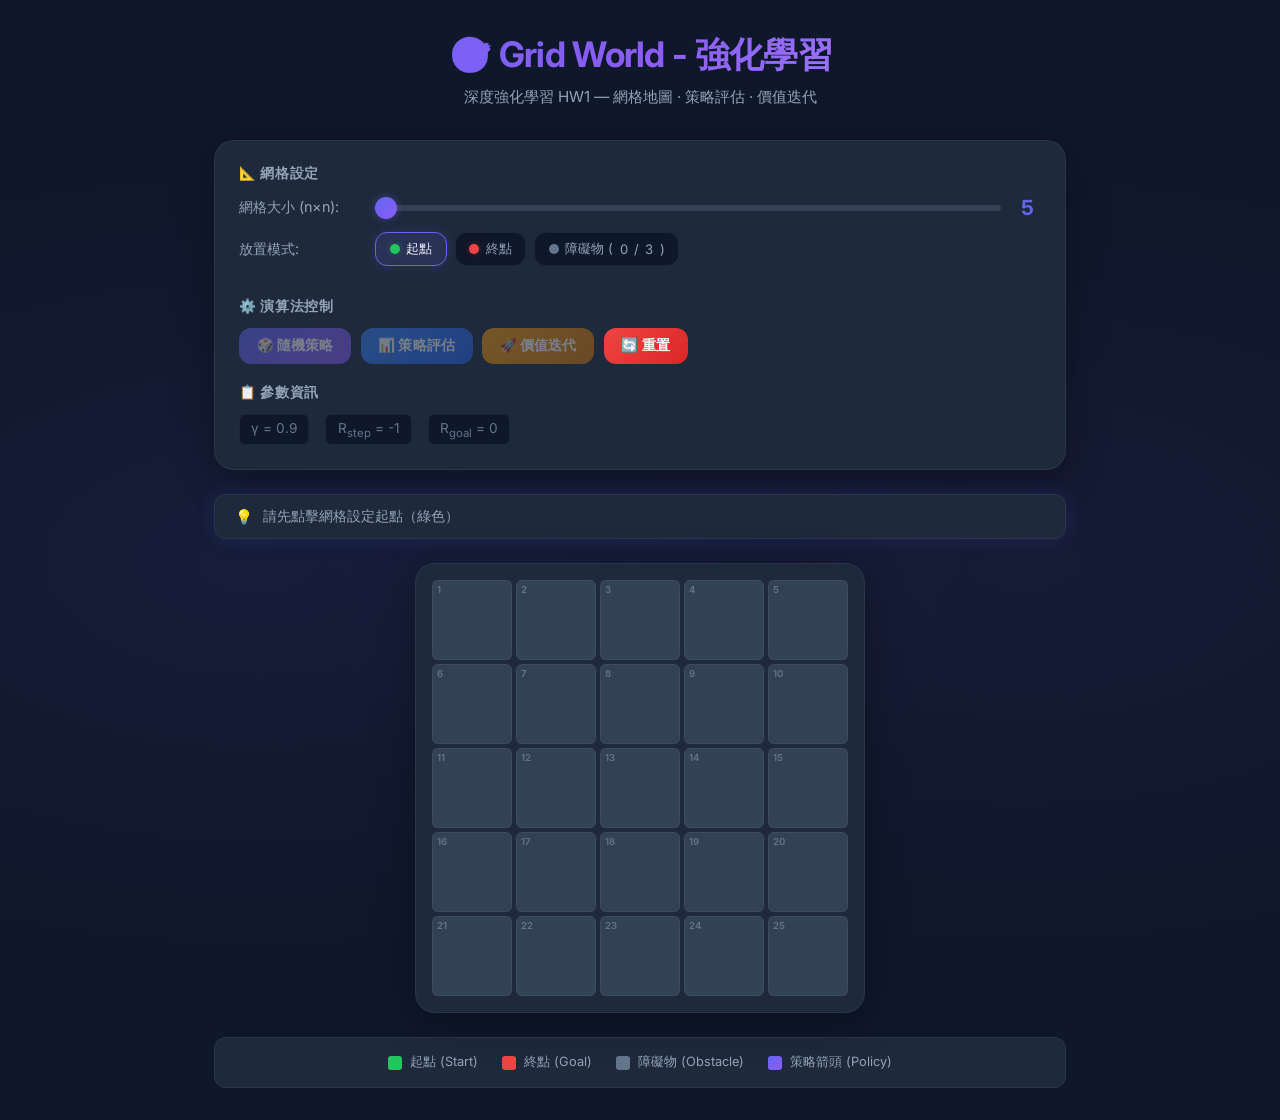
<file: index.html>
<!DOCTYPE html>
<html lang="zh-TW">
<head>
    <meta charset="UTF-8">
    <meta name="viewport" content="width=device-width, initial-scale=1.0">
    <link rel="stylesheet" href="static/css/style.css">
    <link href="https://fonts.googleapis.com/css2?family=Inter:wght@300;400;500;600;700&display=swap" rel="stylesheet">
</head>
<body>
    <div class="app-container">
        <!-- Header -->
        <header class="app-header">
            <h1>🎯 Grid World - 強化學習</h1>
            <p class="subtitle">深度強化學習 HW1 — 網格地圖 · 策略評估 · 價值迭代</p>
        </header>

        <!-- Control Panel -->
        <div class="control-panel">
            <div class="control-section">
                <h3>📐 網格設定</h3>
                <div class="control-row">
                    <label for="grid-size">網格大小 (n×n):</label>
                    <div class="slider-group">
                        <input type="range" id="grid-size" min="5" max="9" value="5" class="slider">
                        <span id="grid-size-label" class="slider-value">5</span>
                    </div>
                </div>
                <div class="control-row">
                    <label>放置模式:</label>
                    <div class="mode-buttons">
                        <button id="mode-start" class="mode-btn active" data-mode="start">
                            <span class="dot green-dot"></span> 起點
                        </button>
                        <button id="mode-end" class="mode-btn" data-mode="end">
                            <span class="dot red-dot"></span> 終點
                        </button>
                        <button id="mode-obstacle" class="mode-btn" data-mode="obstacle">
                            <span class="dot grey-dot"></span> 障礙物 (<span id="obstacle-count">0</span>/<span id="obstacle-max">3</span>)
                        </button>
                    </div>
                </div>
            </div>

            <div class="control-section">
                <h3>⚙️ 演算法控制</h3>
                <div class="action-buttons">
                    <button id="btn-random-policy" class="action-btn btn-primary" disabled>
                        🎲 隨機策略
                    </button>
                    <button id="btn-policy-eval" class="action-btn btn-secondary" disabled>
                        📊 策略評估
                    </button>
                    <button id="btn-value-iteration" class="action-btn btn-accent" disabled>
                        🚀 價值迭代
                    </button>
                    <button id="btn-reset" class="action-btn btn-danger">
                        🔄 重置
                    </button>
                </div>
            </div>

            <div class="control-section">
                <h3>📋 參數資訊</h3>
                <div class="param-info">
                    <span class="param">γ = 0.9</span>
                    <span class="param">R<sub>step</sub> = -1</span>
                    <span class="param">R<sub>goal</sub> = 0</span>
                    <span id="iteration-info" class="param iteration-info" style="display:none;">迭代次數: <span id="iter-count">0</span></span>
                </div>
            </div>
        </div>

        <!-- Status Bar -->
        <div id="status-bar" class="status-bar">
            <span id="status-icon">💡</span>
            <span id="status-text">請先點擊網格設定起點（綠色）</span>
        </div>

        <!-- Grid Container -->
        <div class="grid-wrapper">
            <div id="grid-container" class="grid-container"></div>
        </div>

        <!-- Legend -->
        <div class="legend">
            <div class="legend-item"><span class="legend-color" style="background:#22c55e;"></span> 起點 (Start)</div>
            <div class="legend-item"><span class="legend-color" style="background:#ef4444;"></span> 終點 (Goal)</div>
            <div class="legend-item"><span class="legend-color" style="background:#64748b;"></span> 障礙物 (Obstacle)</div>
            <div class="legend-item"><span class="legend-color" style="background:linear-gradient(135deg,#6366f1,#8b5cf6);"></span> 策略箭頭 (Policy)</div>
        </div>
    </div>

    <script src="static/js/app.js"></script>
</body>
</html>
</file>
<file: static/css/style.css>
/* ===== CSS Reset & Base ===== */
*, *::before, *::after {
    margin: 0;
    padding: 0;
    box-sizing: border-box;
}

:root {
    --bg-primary: #0f172a;
    --bg-secondary: #1e293b;
    --bg-card: #1e293b;
    --bg-cell: #334155;
    --bg-cell-hover: #475569;
    --text-primary: #f1f5f9;
    --text-secondary: #94a3b8;
    --text-muted: #64748b;
    --accent-green: #22c55e;
    --accent-green-glow: rgba(34, 197, 94, 0.3);
    --accent-red: #ef4444;
    --accent-red-glow: rgba(239, 68, 68, 0.3);
    --accent-blue: #3b82f6;
    --accent-purple: #8b5cf6;
    --accent-indigo: #6366f1;
    --accent-orange: #f59e0b;
    --obstacle-color: #64748b;
    --border-color: rgba(148, 163, 184, 0.1);
    --shadow-lg: 0 10px 40px rgba(0, 0, 0, 0.3);
    --shadow-glow: 0 0 20px rgba(99, 102, 241, 0.15);
    --radius-sm: 6px;
    --radius-md: 12px;
    --radius-lg: 16px;
    --radius-xl: 20px;
    --transition: all 0.3s cubic-bezier(0.4, 0, 0.2, 1);
}

body {
    font-family: 'Inter', -apple-system, BlinkMacSystemFont, sans-serif;
    background: var(--bg-primary);
    color: var(--text-primary);
    min-height: 100vh;
    overflow-x: hidden;
    background-image:
        radial-gradient(ellipse at 20% 50%, rgba(99, 102, 241, 0.08) 0%, transparent 50%),
        radial-gradient(ellipse at 80% 50%, rgba(139, 92, 246, 0.06) 0%, transparent 50%);
}

/* ===== App Container ===== */
.app-container {
    max-width: 900px;
    margin: 0 auto;
    padding: 2rem 1.5rem;
}

/* ===== Header ===== */
.app-header {
    text-align: center;
    margin-bottom: 2rem;
}

.app-header h1 {
    font-size: 2.2rem;
    font-weight: 700;
    background: linear-gradient(135deg, #6366f1, #8b5cf6, #a78bfa);
    -webkit-background-clip: text;
    -webkit-text-fill-color: transparent;
    background-clip: text;
    margin-bottom: 0.5rem;
    letter-spacing: -0.02em;
}

.subtitle {
    color: var(--text-secondary);
    font-size: 0.95rem;
    font-weight: 400;
}

/* ===== Control Panel ===== */
.control-panel {
    background: var(--bg-card);
    border: 1px solid var(--border-color);
    border-radius: var(--radius-xl);
    padding: 1.5rem;
    margin-bottom: 1.5rem;
    box-shadow: var(--shadow-lg);
    display: flex;
    flex-direction: column;
    gap: 1.25rem;
}

.control-section h3 {
    font-size: 0.85rem;
    font-weight: 600;
    color: var(--text-secondary);
    text-transform: uppercase;
    letter-spacing: 0.05em;
    margin-bottom: 0.75rem;
}

.control-row {
    display: flex;
    align-items: center;
    gap: 1rem;
    margin-bottom: 0.75rem;
}

.control-row label {
    font-size: 0.9rem;
    color: var(--text-secondary);
    min-width: 120px;
    white-space: nowrap;
}

/* ===== Slider ===== */
.slider-group {
    display: flex;
    align-items: center;
    gap: 0.75rem;
    flex: 1;
}

.slider {
    -webkit-appearance: none;
    appearance: none;
    width: 100%;
    height: 6px;
    border-radius: 3px;
    background: var(--bg-cell);
    outline: none;
    cursor: pointer;
}

.slider::-webkit-slider-thumb {
    -webkit-appearance: none;
    appearance: none;
    width: 22px;
    height: 22px;
    border-radius: 50%;
    background: linear-gradient(135deg, var(--accent-indigo), var(--accent-purple));
    cursor: pointer;
    box-shadow: 0 0 10px rgba(99, 102, 241, 0.4);
    transition: var(--transition);
}

.slider::-webkit-slider-thumb:hover {
    transform: scale(1.15);
    box-shadow: 0 0 16px rgba(99, 102, 241, 0.6);
}

.slider-value {
    font-size: 1.3rem;
    font-weight: 700;
    color: var(--accent-indigo);
    min-width: 28px;
    text-align: center;
}

/* ===== Mode Buttons ===== */
.mode-buttons {
    display: flex;
    gap: 0.5rem;
    flex-wrap: wrap;
}

.mode-btn {
    display: flex;
    align-items: center;
    gap: 0.4rem;
    padding: 0.45rem 0.85rem;
    border: 1px solid var(--border-color);
    border-radius: var(--radius-md);
    background: var(--bg-primary);
    color: var(--text-secondary);
    font-size: 0.82rem;
    font-family: inherit;
    cursor: pointer;
    transition: var(--transition);
}

.mode-btn:hover {
    border-color: var(--accent-indigo);
    color: var(--text-primary);
}

.mode-btn.active {
    border-color: var(--accent-indigo);
    background: rgba(99, 102, 241, 0.15);
    color: var(--text-primary);
    box-shadow: 0 0 12px rgba(99, 102, 241, 0.2);
}

.dot {
    width: 10px;
    height: 10px;
    border-radius: 50%;
    display: inline-block;
}

.green-dot { background: var(--accent-green); box-shadow: 0 0 6px var(--accent-green-glow); }
.red-dot { background: var(--accent-red); box-shadow: 0 0 6px var(--accent-red-glow); }
.grey-dot { background: var(--obstacle-color); }

/* ===== Action Buttons ===== */
.action-buttons {
    display: flex;
    gap: 0.6rem;
    flex-wrap: wrap;
}

.action-btn {
    padding: 0.55rem 1.1rem;
    border: none;
    border-radius: var(--radius-md);
    font-size: 0.85rem;
    font-weight: 600;
    font-family: inherit;
    cursor: pointer;
    transition: var(--transition);
    letter-spacing: 0.01em;
}

.action-btn:disabled {
    opacity: 0.4;
    cursor: not-allowed;
    transform: none !important;
}

.action-btn:not(:disabled):hover {
    transform: translateY(-2px);
    box-shadow: 0 6px 20px rgba(0, 0, 0, 0.3);
}

.action-btn:not(:disabled):active {
    transform: translateY(0);
}

.btn-primary {
    background: linear-gradient(135deg, var(--accent-indigo), var(--accent-purple));
    color: white;
}

.btn-secondary {
    background: linear-gradient(135deg, var(--accent-blue), #2563eb);
    color: white;
}

.btn-accent {
    background: linear-gradient(135deg, var(--accent-orange), #d97706);
    color: white;
}

.btn-danger {
    background: linear-gradient(135deg, #ef4444, #dc2626);
    color: white;
}

/* ===== Param Info ===== */
.param-info {
    display: flex;
    gap: 1rem;
    flex-wrap: wrap;
}

.param {
    font-size: 0.85rem;
    color: var(--text-muted);
    background: var(--bg-primary);
    padding: 0.3rem 0.7rem;
    border-radius: var(--radius-sm);
    border: 1px solid var(--border-color);
}

.iteration-info {
    color: var(--accent-orange) !important;
    border-color: rgba(245, 158, 11, 0.3) !important;
    font-weight: 600;
}

/* ===== Status Bar ===== */
.status-bar {
    background: var(--bg-card);
    border: 1px solid var(--border-color);
    border-radius: var(--radius-md);
    padding: 0.75rem 1.25rem;
    margin-bottom: 1.5rem;
    display: flex;
    align-items: center;
    gap: 0.6rem;
    font-size: 0.9rem;
    color: var(--text-secondary);
    box-shadow: var(--shadow-glow);
    transition: var(--transition);
}

.status-bar.success {
    border-color: rgba(34, 197, 94, 0.3);
    background: rgba(34, 197, 94, 0.08);
}

.status-bar.warning {
    border-color: rgba(245, 158, 11, 0.3);
    background: rgba(245, 158, 11, 0.08);
}

/* ===== Grid ===== */
.grid-wrapper {
    display: flex;
    justify-content: center;
    margin-bottom: 1.5rem;
}

.grid-container {
    display: inline-grid;
    gap: 4px;
    padding: 16px;
    background: var(--bg-card);
    border: 1px solid var(--border-color);
    border-radius: var(--radius-xl);
    box-shadow: var(--shadow-lg);
}

.grid-cell {
    width: 80px;
    height: 80px;
    background: var(--bg-cell);
    border: 1px solid var(--border-color);
    border-radius: var(--radius-sm);
    display: flex;
    flex-direction: column;
    align-items: center;
    justify-content: center;
    cursor: pointer;
    transition: var(--transition);
    position: relative;
    user-select: none;
}

.grid-cell:hover {
    background: var(--bg-cell-hover);
    transform: scale(1.04);
    z-index: 1;
}

.grid-cell.start {
    background: linear-gradient(135deg, #16a34a, #22c55e);
    border-color: var(--accent-green);
    box-shadow: 0 0 16px var(--accent-green-glow), inset 0 0 20px rgba(255,255,255,0.1);
}

.grid-cell.end {
    background: linear-gradient(135deg, #dc2626, #ef4444);
    border-color: var(--accent-red);
    box-shadow: 0 0 16px var(--accent-red-glow), inset 0 0 20px rgba(255,255,255,0.1);
}

.grid-cell.obstacle {
    background: linear-gradient(135deg, #475569, #64748b);
    border-color: var(--obstacle-color);
    cursor: not-allowed;
}

.grid-cell.obstacle::after {
    content: '✕';
    font-size: 1.4rem;
    color: rgba(255,255,255,0.5);
    font-weight: 700;
}

/* ===== Cell Content ===== */
.cell-number {
    position: absolute;
    top: 4px;
    left: 4px;
    font-size: 0.6rem;
    font-weight: 600;
    color: var(--text-muted);
    line-height: 1;
    z-index: 2;
}

.cell-arrow {
    font-size: 1.6rem;
    line-height: 1;
    color: rgba(255, 255, 255, 0.9);
    text-shadow: 0 0 8px rgba(99, 102, 241, 0.5);
    transition: var(--transition);
}

.cell-value {
    font-size: 0.7rem;
    font-weight: 600;
    color: var(--text-secondary);
    margin-top: 2px;
    transition: var(--transition);
}

.cell-label {
    font-size: 0.75rem;
    font-weight: 700;
    color: rgba(255, 255, 255, 0.95);
    text-shadow: 0 1px 4px rgba(0,0,0,0.5);
}

/* Optimal policy highlight */
.grid-cell.optimal-policy {
    box-shadow: inset 0 0 0 2px rgba(245, 158, 11, 0.4);
}

.grid-cell.optimal-policy .cell-arrow {
    color: var(--accent-orange);
    text-shadow: 0 0 10px rgba(245, 158, 11, 0.5);
}

/* Value heatmap classes */
.grid-cell.value-high {
    background: rgba(34, 197, 94, 0.2);
    border-color: rgba(34, 197, 94, 0.3);
}

.grid-cell.value-mid {
    background: rgba(245, 158, 11, 0.15);
    border-color: rgba(245, 158, 11, 0.25);
}

.grid-cell.value-low {
    background: rgba(239, 68, 68, 0.15);
    border-color: rgba(239, 68, 68, 0.25);
}

/* ===== Legend ===== */
.legend {
    display: flex;
    justify-content: center;
    gap: 1.5rem;
    flex-wrap: wrap;
    padding: 1rem;
    background: var(--bg-card);
    border: 1px solid var(--border-color);
    border-radius: var(--radius-md);
}

.legend-item {
    display: flex;
    align-items: center;
    gap: 0.5rem;
    font-size: 0.8rem;
    color: var(--text-secondary);
}

.legend-color {
    width: 14px;
    height: 14px;
    border-radius: 3px;
    display: inline-block;
}

/* ===== Animations ===== */
@keyframes fadeIn {
    from { opacity: 0; transform: scale(0.9); }
    to { opacity: 1; transform: scale(1); }
}

.grid-cell {
    animation: fadeIn 0.3s ease-out forwards;
}

@keyframes pulse {
    0%, 100% { box-shadow: 0 0 16px var(--accent-green-glow); }
    50% { box-shadow: 0 0 28px var(--accent-green-glow); }
}

.grid-cell.start {
    animation: pulse 2s ease-in-out infinite;
}

@keyframes pulseRed {
    0%, 100% { box-shadow: 0 0 16px var(--accent-red-glow); }
    50% { box-shadow: 0 0 28px var(--accent-red-glow); }
}

.grid-cell.end {
    animation: pulseRed 2s ease-in-out infinite;
}

/* ===== Responsive ===== */
@media (max-width: 768px) {
    .app-container {
        padding: 1rem;
    }

    .app-header h1 {
        font-size: 1.6rem;
    }

    .grid-cell {
        width: 60px;
        height: 60px;
    }

    .cell-arrow {
        font-size: 1.2rem;
    }

    .cell-value {
        font-size: 0.6rem;
    }

    .control-row {
        flex-direction: column;
        align-items: flex-start;
    }

    .action-buttons {
        flex-direction: column;
    }

    .action-btn {
        width: 100%;
        text-align: center;
    }
}
</file>
